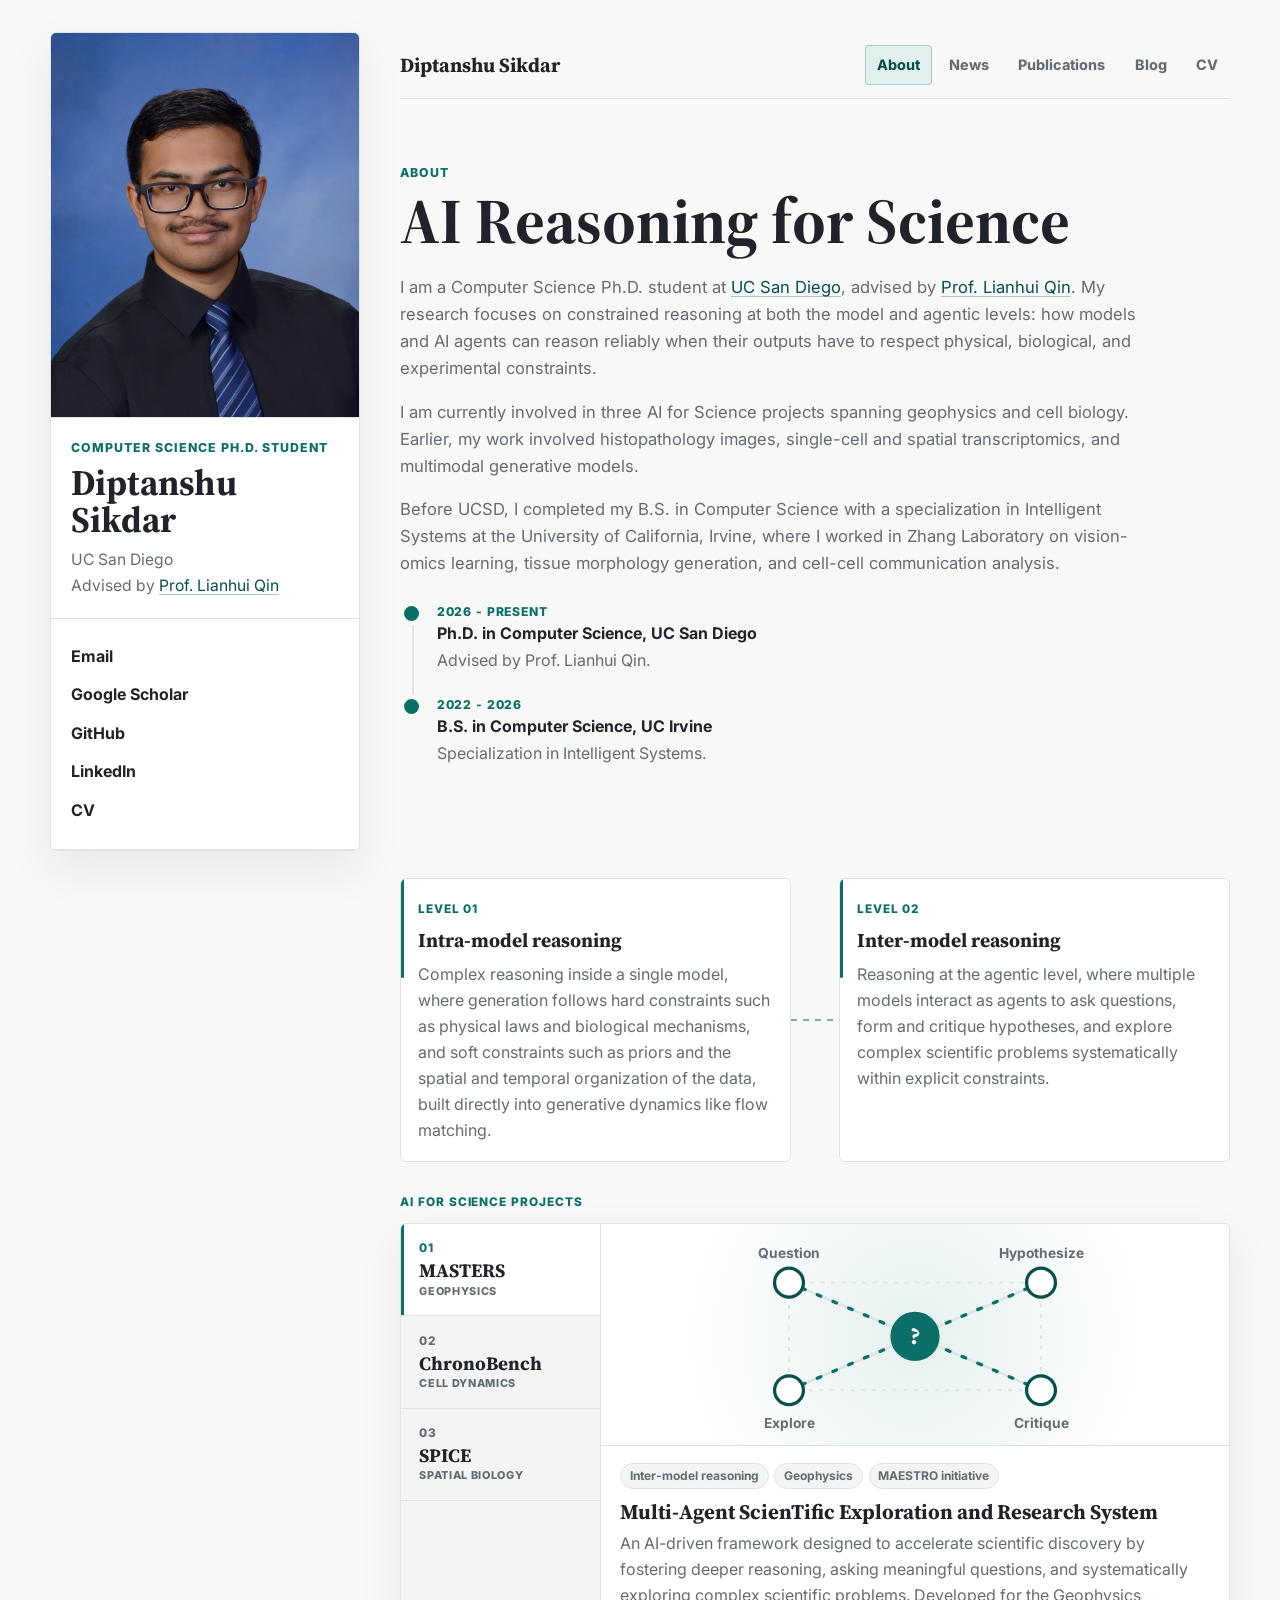
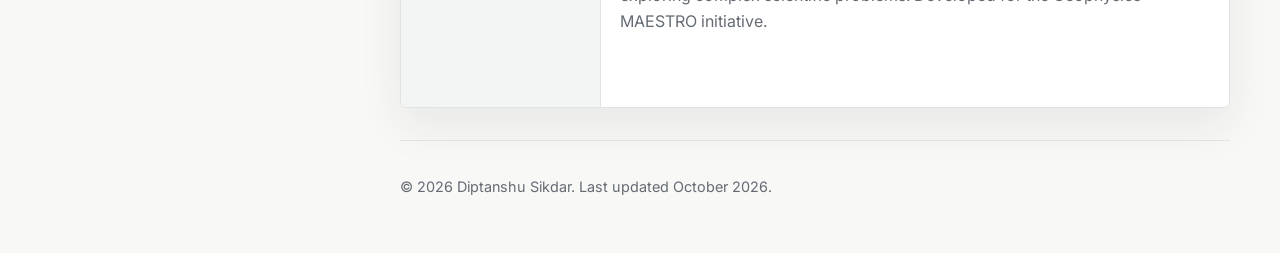
<file: index.html>
<!DOCTYPE html>
<html lang="en">
  <head>
    <meta charset="utf-8" />
    <meta name="viewport" content="width=device-width, initial-scale=1" />
    <meta
      name="description"
      content="Diptanshu Sikdar is a Computer Science Ph.D. student at UC San Diego advised by Prof. Lianhui Qin, working on constrained reasoning for AI for Science."
    />
    <title>Diptanshu Sikdar | Academic Profile</title>
    <script>
      document.documentElement.classList.add("js");
    </script>
    <link rel="preconnect" href="https://fonts.googleapis.com" />
    <link rel="preconnect" href="https://fonts.gstatic.com" crossorigin />
    <link
      href="https://fonts.googleapis.com/css2?family=Inter:wght@400;500;600;700;800&family=Source+Serif+4:ital,wght@0,500;0,600;0,700;1,500&display=swap"
      rel="stylesheet"
    />
    <link rel="stylesheet" href="professional.css" />
  </head>
  <body>
    <a class="skip-link" href="#main">Skip to content</a>

    <div class="site-shell">
      <aside class="profile-panel" aria-label="Profile summary">
        <img
          class="headshot"
          src="assets/diptanshu-sikdar.jpg"
          alt="Portrait of Diptanshu Sikdar"
        />

        <div class="profile-copy">
          <p class="role">Computer Science Ph.D. Student</p>
          <h1>Diptanshu Sikdar</h1>
          <p class="institution">
            UC San Diego<br />
            Advised by <a href="https://lianhui.ucsd.edu/">Prof. Lianhui Qin</a>
          </p>
        </div>

        <div class="profile-links" aria-label="Academic links">
          <a href="mailto:dsikdar@uci.edu">Email</a>
          <a href="https://scholar.google.com/citations?user=H-8I8vkAAAAJ&hl=en">Google Scholar</a>
          <a href="https://github.com/dssikdar">GitHub</a>
          <a href="https://www.linkedin.com/in/diptanshu-sikdar/">LinkedIn</a>
          <a href="files/CV_DSIKDAR_July_2026.pdf">CV</a>
        </div>

      </aside>

      <main id="main" class="main-panel">
        <header class="top-bar">
          <a class="brand" href="#about" data-tab-link="about">Diptanshu Sikdar</a>
          <nav class="tab-nav" aria-label="Profile sections">
            <button type="button" class="tab-button is-active" data-tab="about">About</button>
            <button type="button" class="tab-button" data-tab="news">News</button>
            <button type="button" class="tab-button" data-tab="publications">Publications</button>
            <button type="button" class="tab-button" data-tab="blog">Blog</button>
            <button type="button" class="tab-button" data-tab="cv">CV</button>
          </nav>
        </header>

        <section id="about" class="tab-panel is-active" data-panel="about">
          <p class="kicker">About</p>
          <h2>AI Reasoning for Science</h2>
          <div class="prose">
            <p>
              I am a Computer Science Ph.D. student at
              <a href="https://cse.ucsd.edu/">UC San Diego</a>, advised by
              <a href="https://lianhui.ucsd.edu/">Prof. Lianhui Qin</a>. My research focuses on
              constrained reasoning at both the model and agentic levels: how models and AI agents
              can reason reliably when their outputs have to respect physical, biological, and
              experimental constraints.
            </p>
            <p>
              I am currently involved in three AI for Science projects spanning geophysics and cell
              biology. Earlier, my work involved histopathology images, single-cell and spatial
              transcriptomics, and multimodal generative models.
            </p>
            <p>
              Before UCSD, I completed my B.S. in Computer Science with a specialization in
              Intelligent Systems at the University of California, Irvine, where I worked in Zhang
              Laboratory on vision-omics learning, tissue morphology generation, and cell-cell
              communication analysis.
            </p>
          </div>

          <div class="education-timeline" aria-label="Education timeline">
            <article>
              <span class="timeline-dot" aria-hidden="true"></span>
              <div>
                <span>2026 - present</span>
                <strong>Ph.D. in Computer Science, UC San Diego</strong>
                <p>Advised by Prof. Lianhui Qin.</p>
              </div>
            </article>
            <article>
              <span class="timeline-dot" aria-hidden="true"></span>
              <div>
                <span>2022 - 2026</span>
                <strong>B.S. in Computer Science, UC Irvine</strong>
                <p>Specialization in Intelligent Systems.</p>
              </div>
            </article>
          </div>

          <section class="directions" aria-labelledby="directions-title">
            <div class="section-head reveal">
              <h3 id="directions-title">Research Directions</h3>
              <p>Constrained reasoning within and across models, applied to scientific discovery.</p>
            </div>

            <div class="levels">
              <article class="level reveal">
                <span class="level-index">Level 01</span>
                <h4>Intra-model reasoning</h4>
                <p>
                  Complex reasoning inside a single model, where generation follows hard constraints
                  such as physical laws and biological mechanisms, and soft constraints such as
                  priors and the spatial and temporal organization of the data, built directly into
                  generative dynamics like flow matching.
                </p>
              </article>
              <div class="level-link" aria-hidden="true"><span></span></div>
              <article class="level reveal" style="--i: 1">
                <span class="level-index">Level 02</span>
                <h4>Inter-model reasoning</h4>
                <p>
                  Reasoning at the agentic level, where multiple models interact as agents to ask
                  questions, form and critique hypotheses, and explore complex scientific problems
                  systematically within explicit constraints.
                </p>
              </article>
            </div>

            <p class="explorer-label reveal">AI for Science Projects</p>

            <div class="project-explorer reveal" data-explorer>
              <div class="project-tabs" role="tablist" aria-label="AI for Science projects">
                <button type="button" class="project-tab is-active" role="tab" id="tab-masters" aria-controls="proj-masters" aria-selected="true">
                  <span class="project-num">01</span>
                  <span class="project-acronym">MASTERS</span>
                  <span class="project-domain">Geophysics</span>
                </button>
                <button type="button" class="project-tab" role="tab" id="tab-chronobench" aria-controls="proj-chronobench" aria-selected="false" tabindex="-1">
                  <span class="project-num">02</span>
                  <span class="project-acronym">ChronoBench</span>
                  <span class="project-domain">Cell dynamics</span>
                </button>
                <button type="button" class="project-tab" role="tab" id="tab-spice" aria-controls="proj-spice" aria-selected="false" tabindex="-1">
                  <span class="project-num">03</span>
                  <span class="project-acronym">SPICE</span>
                  <span class="project-domain">Spatial biology</span>
                </button>
              </div>

              <div class="project-stage" data-stage>
                <article class="project-panel is-active" role="tabpanel" id="proj-masters" aria-labelledby="tab-masters">
                  <div class="project-visual">
                    <svg class="viz viz-agents" viewBox="0 0 320 150" role="img" aria-label="Several reasoning agents exchanging messages around a central scientific question">
                      <path class="edge-ring" d="M64 34 H256 V116 H64 Z" />
                      <line class="edge" x1="160" y1="75" x2="64" y2="34" />
                      <line class="edge" x1="160" y1="75" x2="256" y2="34" />
                      <line class="edge" x1="160" y1="75" x2="64" y2="116" />
                      <line class="edge" x1="160" y1="75" x2="256" y2="116" />
                      <line class="flow" x1="160" y1="75" x2="64" y2="34" />
                      <line class="flow is-reverse" x1="160" y1="75" x2="256" y2="34" />
                      <line class="flow is-reverse" x1="160" y1="75" x2="64" y2="116" />
                      <line class="flow" x1="160" y1="75" x2="256" y2="116" />
                      <circle class="hub-pulse" cx="160" cy="75" r="18" />
                      <circle class="hub" cx="160" cy="75" r="18" />
                      <text class="hub-label" x="160" y="81">?</text>
                      <circle class="agent" cx="64" cy="34" r="11" />
                      <circle class="agent" cx="256" cy="34" r="11" style="--d: 0.6s" />
                      <circle class="agent" cx="64" cy="116" r="11" style="--d: 1.2s" />
                      <circle class="agent" cx="256" cy="116" r="11" style="--d: 1.8s" />
                      <text class="viz-label" x="64" y="15">Question</text>
                      <text class="viz-label" x="256" y="15">Hypothesize</text>
                      <text class="viz-label" x="64" y="145">Explore</text>
                      <text class="viz-label" x="256" y="145">Critique</text>
                    </svg>
                  </div>
                  <div class="project-body">
                    <ul class="project-tags" aria-label="Tags">
                      <li class="is-level">Inter-model reasoning</li>
                      <li>Geophysics</li>
                      <li>MAESTRO initiative</li>
                    </ul>
                    <h4>Multi-Agent ScienTific Exploration and Research System</h4>
                    <p>
                      An AI-driven framework designed to accelerate scientific discovery by fostering
                      deeper reasoning, asking meaningful questions, and systematically exploring
                      complex scientific problems. Developed for the Geophysics MAESTRO initiative.
                    </p>
                  </div>
                </article>

                <article class="project-panel" role="tabpanel" id="proj-chronobench" aria-labelledby="tab-chronobench">
                  <div class="project-visual">
                    <svg class="viz viz-time" viewBox="0 0 320 150" role="img" aria-label="Gene expression trajectories measured at minute-scale time points">
                      <line class="axis" x1="24" y1="122" x2="300" y2="122" />
                      <g class="ticks">
                        <line x1="24" y1="122" x2="24" y2="127" />
                        <line x1="79" y1="122" x2="79" y2="127" />
                        <line x1="134" y1="122" x2="134" y2="127" />
                        <line x1="189" y1="122" x2="189" y2="127" />
                        <line x1="244" y1="122" x2="244" y2="127" />
                        <line x1="299" y1="122" x2="299" y2="127" />
                      </g>
                      <text class="viz-label" x="24" y="141">0</text>
                      <text class="viz-label" x="79" y="141">5</text>
                      <text class="viz-label" x="134" y="141">10</text>
                      <text class="viz-label" x="189" y="141">15</text>
                      <text class="viz-label" x="244" y="141">20</text>
                      <text class="viz-label" x="299" y="141">min</text>
                      <path class="trace trace-a" pathLength="1" d="M24 100 C70 98, 90 40, 134 44 S220 70, 300 60" />
                      <path class="trace trace-b" pathLength="1" d="M24 96 C60 96, 100 92, 134 80 S200 30, 300 28" />
                      <path class="trace trace-c" pathLength="1" d="M24 104 C80 104, 120 108, 160 100 S240 84, 300 92" />
                      <g class="scan">
                        <line x1="24" y1="12" x2="24" y2="122" />
                        <circle cx="24" cy="12" r="3" />
                      </g>
                    </svg>
                  </div>
                  <div class="project-body">
                    <ul class="project-tags" aria-label="Tags">
                      <li class="is-level">Benchmark</li>
                      <li>Single-cell dynamics</li>
                      <li>Virtual cells</li>
                    </ul>
                    <h4>ChronoBench</h4>
                    <p>
                      A planned resource and reproducible benchmark built around ChronoSeq
                      perturbation time courses.
                    </p>
                    <blockquote class="project-question">
                      What does minute-scale single-cell data reveal about cellular responses, and how
                      can these measurements support the development and evaluation of dynamic
                      virtual-cell models?
                    </blockquote>
                  </div>
                </article>

                <article class="project-panel" role="tabpanel" id="proj-spice" aria-labelledby="tab-spice">
                  <div class="project-visual">
                    <svg class="viz viz-cells" viewBox="0 0 320 150" role="img" aria-label="A genetic perturbation in one cell propagating to neighboring cells in tissue">
                      <circle class="ripple" cx="163" cy="92" r="10" />
                      <circle class="ripple" cx="163" cy="92" r="10" style="--d: 1.5s" />
                      <circle class="cell" cx="27" cy="24" r="10" style="--d: 1.38s" />
                      <circle class="cell" cx="61" cy="24" r="10" style="--d: 1.11s" />
                      <circle class="cell" cx="95" cy="24" r="10" style="--d: 0.87s" />
                      <circle class="cell" cx="129" cy="24" r="10" style="--d: 0.69s" />
                      <circle class="cell" cx="163" cy="24" r="10" style="--d: 0.62s" />
                      <circle class="cell" cx="197" cy="24" r="10" style="--d: 0.69s" />
                      <circle class="cell" cx="231" cy="24" r="10" style="--d: 0.87s" />
                      <circle class="cell" cx="265" cy="24" r="10" style="--d: 1.11s" />
                      <circle class="cell" cx="299" cy="24" r="10" style="--d: 1.38s" />
                      <circle class="cell" cx="44" cy="58" r="10" style="--d: 1.13s" />
                      <circle class="cell" cx="78" cy="58" r="10" style="--d: 0.83s" />
                      <circle class="cell" cx="112" cy="58" r="10" style="--d: 0.56s" />
                      <circle class="cell" cx="146" cy="58" r="10" style="--d: 0.35s" />
                      <circle class="cell" cx="180" cy="58" r="10" style="--d: 0.35s" />
                      <circle class="cell" cx="214" cy="58" r="10" style="--d: 0.56s" />
                      <circle class="cell" cx="248" cy="58" r="10" style="--d: 0.83s" />
                      <circle class="cell" cx="282" cy="58" r="10" style="--d: 1.13s" />
                      <circle class="cell" cx="27" cy="92" r="10" style="--d: 1.24s" />
                      <circle class="cell" cx="61" cy="92" r="10" style="--d: 0.93s" />
                      <circle class="cell" cx="95" cy="92" r="10" style="--d: 0.62s" />
                      <circle class="cell" cx="129" cy="92" r="10" style="--d: 0.31s" />
                      <circle class="cell" cx="197" cy="92" r="10" style="--d: 0.31s" />
                      <circle class="cell" cx="231" cy="92" r="10" style="--d: 0.62s" />
                      <circle class="cell" cx="265" cy="92" r="10" style="--d: 0.93s" />
                      <circle class="cell" cx="299" cy="92" r="10" style="--d: 1.24s" />
                      <circle class="cell" cx="44" cy="126" r="10" style="--d: 1.13s" />
                      <circle class="cell" cx="78" cy="126" r="10" style="--d: 0.83s" />
                      <circle class="cell" cx="112" cy="126" r="10" style="--d: 0.56s" />
                      <circle class="cell" cx="146" cy="126" r="10" style="--d: 0.35s" />
                      <circle class="cell" cx="180" cy="126" r="10" style="--d: 0.35s" />
                      <circle class="cell" cx="214" cy="126" r="10" style="--d: 0.56s" />
                      <circle class="cell" cx="248" cy="126" r="10" style="--d: 0.83s" />
                      <circle class="cell" cx="282" cy="126" r="10" style="--d: 1.13s" />
                      <circle class="cell is-perturbed" cx="163" cy="92" r="11" />
                    </svg>
                  </div>
                  <div class="project-body">
                    <ul class="project-tags" aria-label="Tags">
                      <li class="is-level">Intra-model reasoning</li>
                      <li>Spatial transcriptomics</li>
                      <li>Cell-cell communication</li>
                    </ul>
                    <h4>Spatial Perturbation-Induced Communication Evolution</h4>
                    <p>
                      A world model of tissue: given a genetic perturbation, SPICE simulates how
                      cells and their communication evolve in space and time by bridging spatial
                      transcriptomics (ST) and cell-cell communication (CCC) data. Its novelty lies 
                      in jointly learning the highly dynamic nature of cells alongside genetic 
                      perturbations, and in modeling how their effects propagate across neighboring cells.
                    </p>
                  </div>
                </article>
              </div>

              <div class="project-pager" aria-hidden="true">
                <button type="button" class="pager-button" data-step="-1" tabindex="-1" aria-label="Previous project">&#8592;</button>
                <span class="pager-dots"><i class="is-active"></i><i></i><i></i></span>
                <button type="button" class="pager-button" data-step="1" tabindex="-1" aria-label="Next project">&#8594;</button>
              </div>
            </div>
          </section>
        </section>

        <section id="news" class="tab-panel" data-panel="news" hidden>
          <p class="kicker">News</p>
          <h2>Recent Updates</h2>
          <div class="news-list">
            <article>
              <time>Oct 2026</time>
              <p>
                New blog post:
                <a href="#blog/ai-for-spatial-biology" data-post-link>From Pixels to Perturbations: A Short Tour of AI for Spatial Biology</a>.
              </p>
            </article>
            <article>
              <time>Sep 2026</time>
              <p>sMMC-22M was accepted to NeurIPS 2026 as a poster, to be presented in Atlanta.</p>
            </article>
            <article>
              <time>Sep 2026</time>
              <p>Started as a Computer Science Ph.D. student at UC San Diego, advised by Prof. Lianhui Qin.</p>
            </article>
            <article>
              <time>Jun 2026</time>
              <p>Graduated from UCI with a B.S. in Computer Science.</p>
            </article>
            <article>
              <time>Jun 2026</time>
              <p>Received 2nd place 🥈 in the ICS Honors Category at the 2026 ICS Project Expo.</p>
            </article>
            <article>
              <time>May 2026</time>
              <p>Started Machine Learning Engineer Summer Internship at the MITRE Corporation.</p>
            </article>
            <article>
              <time>Apr 2026</time>
              <p>Received the NSF Graduate Research Fellowship.</p>
            </article>
            <article>
              <time>Dec 2025</time>
              <p>Received a UROP Fellowship with funding (2025-26).</p>
            </article>
            <article>
              <time>Sep 2025</time>
              <p>Continued in a part-time role at MITRE.</p>
            </article>
            <article>
              <time>Jun 2025</time>
              <p>Started Network Engineering Internship at the MITRE Corporation.</p>
            </article>
            <article>
              <time>Dec 2024</time>
              <p>Received a UROP Fellowship (2024-25).</p>
            </article>
            <article>
              <time>Jun 2024</time>
              <p>Started Artificial Intelligence Internship at Bluebeam R&D.</p>
            </article>
          </div>
        </section>

        <section id="publications" class="tab-panel" data-panel="publications" hidden>
          <p class="kicker">Selected Work</p>
          <h2>Publications & Presentations</h2>
          <p class="pub-note">
            Ongoing work on
            <a href="https://chronocell-wm.github.io">Generative World Models to Simulate Cell Dynamics</a>
            with Prof. Lianhui Qin.
          </p>
          <div class="publication-list">
            <article class="publication">
              <h3>
                <a href="https://neurips.cc/virtual/2026/loc/atlanta/poster/153914">
                  sMMC-22M: A Context-Aware Dataset and Benchmark for Single-Cell Spatial Transcriptomics
                </a>
              </h3>
              <p class="authors">X. Li, Y. Hu, Z. Duan, X. Wang, S. D. Sun, <strong>D. Sikdar</strong>, Y. Liu, J. Zhang</p>
              <p class="venue">NeurIPS 2026, Poster (Atlanta)</p>
            </article>
            <article class="publication">
              <h3>
                CellFix: Genetic Perturbation Optimization for Therapeutic Target Discovery for Crohn's disease
              </h3>
              <p class="authors"><strong>D. Sikdar</strong>, J. Liu, J. Zhang</p>
              <p class="venue">Poster, UCI UROP Symposium and UCI Project ICS Expo, 2026.</p>
            </article>
            <article class="publication">
              <h3>BRIDGE: Spatially Aware Bimodal Representation Integration with Hierarchical Graphs for Spatial Transcriptomics Resolution Enhancement</h3>
              <p class="authors">X. Li, Z. Duan, <strong>D. Sikdar</strong>, D. Wang, X. Di, Y. Liu, J. Zhang</p>
              <p class="venue">Bioinformatics, submitted, 2026</p>
            </article>
            <article class="publication">
              <h3>CellVision: Generative Modeling of Tissue Morphology Based on Disentangled Biological Latent Spaces</h3>
              <p class="authors"><strong>D. Sikdar</strong>, X. Li, J. Zhang</p>
              <p class="venue">Poster, UCI Undergraduate Research Opportunities Program Symposium, 2025</p>
            </article>
            <article class="publication">
              <h3>
                <a href="https://bmcneurosci.biomedcentral.com/articles/10.1186/s12868-024-00867-y">
                  Characterizing Dysregulations via Cell-Cell Communications in Alzheimer's Brains Using Single-Cell Transcriptomes
                </a>
              </h3>
              <p class="authors">
                C. Y. Lee, D. Riffle, Y. Xiong, N. Momtaz, Y. Lei, J. M. Pariser,
                <strong>D. Sikdar</strong>, A. Hwang, Z. Duan, J. Zhang
              </p>
              <p class="venue">BMC Neuroscience, 25(24), 2024</p>
            </article>
            <article class="publication">
              <h3>
                <a href="https://emerginginvestigators.org/articles/22-143/pdf">
                  Hybrid Quantum-Classical Generative Adversarial Network for Synthesizing Chemically Feasible Molecules
                </a>
              </h3>
              <p class="authors"><strong>D. Sikdar</strong>, M. Cui, A. Chau, A. Bhamra, S. Prasanna, L. McMahan</p>
              <p class="venue">Journal of Emerging Investigators, 2023</p>
            </article>
            <article class="publication">
              <h3>
                <a href="https://www.researchgate.net/publication/369222943_Novel_Enhanced_Unsupervised_Quantum_Clustering_Algorithm">
                  Novel Enhanced Unsupervised Quantum Clustering Algorithm
                </a>
              </h3>
              <p class="authors"><strong>D. Sikdar</strong>, J. Clapis, S. Bhattacharya</p>
              <p class="venue">Journal of Student Research, 11(2), 2022</p>
            </article>
          </div>
        </section>

        <section id="blog" class="tab-panel" data-panel="blog" hidden>
          <div class="post-index" data-post-list>
            <p class="kicker">Blog</p>
            <h2>Notes & Essays</h2>
            <p class="blog-lede">Occasional writing on AI reasoning, AI for Science, and computational biology.</p>
            <div class="post-list">
              <a class="post-card" href="#blog/ai-for-spatial-biology" data-post-link>
                <span class="post-meta"><time datetime="2026-10-29">Oct 29, 2026</time> · 8 min read</span>
                <strong>From Pixels to Perturbations: A Short Tour of AI for Spatial Biology</strong>
                <span class="post-excerpt">
                  Pathology foundation models, spatial transcriptomics, and the first wave of biological
                  world models: what each one learns, and what is still missing.
                </span>
                <span class="post-cta">Read post <span aria-hidden="true">&#8594;</span></span>
              </a>
            </div>
          </div>

          <article class="post" data-post="ai-for-spatial-biology" hidden>
            <a class="post-back" href="#blog" data-post-link>&#8592; All posts</a>
            <header class="post-header">
              <p class="kicker">Survey Notes · AI for Science</p>
              <h2>From Pixels to Perturbations: A Short Tour of AI for Spatial Biology</h2>
              <p class="post-dek">
                Notes from a survey of pathology foundation models, spatial transcriptomics, and the
                first wave of biological world models.
              </p>
              <p class="post-meta"><time datetime="2026-10-29">October 29, 2026</time> · Diptanshu Sikdar · 8 min read</p>
            </header>

            <div class="post-body">
              <p>
                Biology is organized across scales. Molecules interact, cells settle into states, cells
                arrange themselves into tissues, and tissues determine patient outcomes. If we want AI
                to be useful here, it has to do three things: <em>understand</em> the principles and
                constraints that link those scales, <em>model</em> the multiscale, multimodal, and
                hierarchical structure of biology, and <em>infer</em> what we cannot measure directly,
                such as gene expression from morphology, cell-cell communication (CCC) from spatial
                omics, or the mechanisms behind a disease.
              </p>
              <p>
                This post condenses a survey I put together this month on where AI for spatial biology
                stands. It moves from tissue images, to spatially resolved molecular data, to models
                that try to simulate how cells respond when we perturb them.
              </p>

              <h3>Structure is not the whole story</h3>
              <p>
                Large models for protein structure and sequence, such as AlphaFold, Evo, and ESM3, are
                already remarkably capable. But a correct structure does not tell you which target to
                drug or in which patients to drug it, and therapies still fail because they hit the
                wrong protein or are tested in the wrong population. Complex diseases rarely reduce to
                a single gene or protein. They emerge from genetic, cellular, and tissue-level
                processes that differ across patients. For drug discovery, we need models that
                understand disease biology at the level of the patient, and that means learning from
                tissue. Early world models such as OCTO, a multimodal transformer trained on a broad
                and diverse oncology dataset, point in this direction.
              </p>

              <h3>Four windows into tissue</h3>
              <p>
                Spatial biology offers several complementary measurements, and each makes a different
                trade-off between scale and molecular detail.
              </p>
              <div class="modality-grid">
                <div class="modality">
                  <span class="modality-scale">Scale: very high</span>
                  <strong>H&amp;E staining</strong>
                  <p>Cell and tissue morphology. Millions of routine clinical slides with strong hierarchical structure, but weak molecular supervision.</p>
                </div>
                <div class="modality">
                  <span class="modality-scale">Scale: high, fragmented</span>
                  <strong>IHC staining</strong>
                  <p>Spatially localized protein signal with explicit marker identity. Usually low- or medium-plex, with differing protocols and antibodies.</p>
                </div>
                <div class="modality">
                  <span class="modality-scale">Scale: moderate</span>
                  <strong>Spatial transcriptomics</strong>
                  <p>Spatially resolved RNA expression that gives dense molecular supervision. Coverage, resolution, and batch effects vary strongly by platform.</p>
                </div>
                <div class="modality">
                  <span class="modality-scale">Scale: moderate</span>
                  <strong>Mass spectrometry imaging</strong>
                  <p>Spatial maps of metabolites, lipids, peptides, and drugs, useful for metabolism and drug response. Small datasets, and molecule identity is not always certain.</p>
                </div>
              </div>
              <p>
                The pattern is clear: the most abundant data carries the least molecular information,
                and the most informative data is the smallest and noisiest. Much of the field is about
                borrowing strength from one modality to compensate for another.
              </p>

              <h3>Pathology foundation models: from patches to slides</h3>
              <p>
                The goal of pathology foundation models is to learn general-purpose representations
                from large-scale histology. They vary along two axes: whether they learn from images
                alone or from images paired with text, and whether they operate on patches and regions
                of interest or on whole-slide images (WSIs).
              </p>
              <p>
                PLIP <a class="cite" href="#ref-1">[1]</a> asked whether pathology discussions shared
                on the internet could supervise a useful vision-language model. They could, but the
                text is noisy and the model never sees whole-slide context. CONCH
                <a class="cite" href="#ref-2">[2]</a> showed that stronger language supervision yields
                a general model for zero-shot classification, retrieval, segmentation, and captioning,
                though it still works at the patch level.
              </p>
              <p>
                UNI <a class="cite" href="#ref-3">[3]</a> and Virchow
                <a class="cite" href="#ref-5">[5]</a> took the image-only route, testing whether
                scale alone produces a universal morphology encoder. The resulting embeddings are
                strong and clinically robust, but there is no language and no native slide-level
                representation. Prov-GigaPath <a class="cite" href="#ref-4">[4]</a> tackled
                whole-slide context directly, producing contextualized tile and slide embeddings
                efficiently, with multimodality as a secondary concern. TITAN
                <a class="cite" href="#ref-6">[6]</a> brings the threads together: a morphology-language
                model with transferable, zero-shot WSI representations. Its bottlenecks are reliance on
                synthetic captions and the compute cost of full slides.
              </p>
              <p class="post-callout">
                The arc runs from patches to slides and from pixels to language, but every one of these
                models stays within histology. None of them sees the molecules.
              </p>

              <h3>Spatial transcriptomics: from spots to neighborhoods</h3>
              <p>
                Spatial transcriptomics (ST) fills that gap by measuring gene expression in place. The
                relevant foundation models fall into roughly three groups.
              </p>
              <p>
                <strong>Cell and gene language models.</strong> Geneformer
                <a class="cite" href="#ref-7">[7]</a> is a rank-based transformer that learns gene
                network topology and regulatory hierarchy without overfitting to absolute expression
                values. scGPT <a class="cite" href="#ref-10">[10]</a> learns gene-gene interactions
                and regulatory syntax, with strong results on cell type annotation and integration.
                CellPLM <a class="cite" href="#ref-9">[9]</a> moves from gene-level to cell-level
                tokens, which helps with spatial imputation and modeling communication between cells.
                Nicheformer <a class="cite" href="#ref-15">[15]</a> learns enough about spatial
                context to predict, zero-shot, where dissociated cells came from.
              </p>
              <p>
                <strong>Paired datasets.</strong> HEST-1k <a class="cite" href="#ref-11">[11]</a> and
                STimage-1K4M <a class="cite" href="#ref-12">[12]</a> each provide more than a thousand
                samples pairing histology images with ST profiles. They made the next group possible.
              </p>
              <p>
                <strong>Histology to expression.</strong> BLEEP <a class="cite" href="#ref-8">[8]</a>
                uses bimodal contrastive learning to generate expression profiles directly from H&amp;E
                images. STEM <a class="cite" href="#ref-14">[14]</a> treats the task as conditional
                diffusion, and STFlow <a class="cite" href="#ref-13">[13]</a> uses flow matching over
                the whole slide to model the joint distribution of gene expression, which captures
                interactions between cells. MCToGene <a class="cite" href="#ref-16">[16]</a> adds
                many-body attention with hierarchical coupling to model higher-order multi-cell
                interactions.
              </p>
              <p class="post-callout">
                Two trends stand out: prediction is becoming generative rather than regressive, and the
                unit of modeling is moving from independent spots to interacting neighborhoods.
              </p>

              <h3>Biological world models: from snapshots to dynamics</h3>
              <p>
                Most of the models above describe a tissue as it is. World models aim to predict how a
                biological system evolves, especially under genetic or chemical perturbation. The
                current examples span a wide range of designs.
              </p>
              <ul>
                <li>
                  <strong>GeneJEPA</strong> <a class="cite" href="#ref-17">[17]</a> applies the
                  Joint-Embedding Predictive Architecture to ST, yielding highly transferable cell
                  embeddings for downstream annotation.
                </li>
                <li>
                  <strong>VCWorld</strong> <a class="cite" href="#ref-18">[18]</a> combines knowledge
                  graphs, retrieval-augmented generation, and LLM-based causal reasoning to predict
                  drug-induced expression changes and explain the mechanisms behind them.
                </li>
                <li>
                  <strong>Lingshu-Cell</strong> <a class="cite" href="#ref-19">[19]</a> uses masked
                  discrete diffusion, classifier-free guidance, and biological priors to generate
                  transcriptome-wide cell states and simulate responses to genetic and drug
                  perturbations.
                </li>
                <li>
                  <strong>Quine</strong> <a class="cite" href="#ref-20">[20]</a>, an ongoing effort
                  from Microsoft, learns jointly across genomic, proteomic, chemical, transcriptomic,
                  and imaging data, and pairs that model with reasoning agents and automated wet-lab
                  feedback to predict cell state transitions.
                </li>
              </ul>
              <p>
                Taken together, these models trace a path from representation, to reasoning, to
                generation, to closed-loop experimentation.
              </p>
            </div>

            <footer class="post-references" aria-labelledby="references-title">
              <h3 id="references-title">References</h3>
              <ol>
                <li id="ref-1">PLIP. <em>Nature Medicine</em>, 2023. <a href="https://www.nature.com/articles/s41591-023-02504-3">nature.com/articles/s41591-023-02504-3</a></li>
                <li id="ref-2">CONCH. <em>Nature Medicine</em>, 2024. <a href="https://www.nature.com/articles/s41591-024-02856-4">nature.com/articles/s41591-024-02856-4</a></li>
                <li id="ref-3">UNI / UNI2. <em>Nature Medicine</em>, 2024. <a href="https://www.nature.com/articles/s41591-024-02857-3">nature.com/articles/s41591-024-02857-3</a></li>
                <li id="ref-4">Prov-GigaPath. <em>Nature</em>, 2024. <a href="https://www.nature.com/articles/s41586-024-07441-w">nature.com/articles/s41586-024-07441-w</a></li>
                <li id="ref-5">Virchow. <em>Nature Medicine</em>, 2024. <a href="https://www.nature.com/articles/s41591-024-03141-0">nature.com/articles/s41591-024-03141-0</a></li>
                <li id="ref-6">TITAN. <em>Nature Medicine</em>, 2025. <a href="https://www.nature.com/articles/s41591-025-03982-3">nature.com/articles/s41591-025-03982-3</a></li>
                <li id="ref-7">Geneformer. <em>Nature</em>, 2023. <a href="https://www.nature.com/articles/s41586-023-06139-9">nature.com/articles/s41586-023-06139-9</a></li>
                <li id="ref-8">BLEEP. <em>NeurIPS</em>, 2023. <a href="https://arxiv.org/abs/2306.01859">arxiv.org/abs/2306.01859</a></li>
                <li id="ref-9">CellPLM. <em>ICLR</em>, 2024. <a href="https://proceedings.iclr.cc/paper_files/paper/2024/file/173bcdbd820edbe43284e0941109ada9-Paper-Conference.pdf">proceedings.iclr.cc/paper_files/paper/2024/file/173bcdbd820edbe43284e0941109ada9-Paper-Conference.pdf</a></li>
                <li id="ref-10">scGPT. <em>Nature Methods</em>, 2024. <a href="https://www.nature.com/articles/s41592-024-02201-0">nature.com/articles/s41592-024-02201-0</a></li>
                <li id="ref-11">HEST-1k. <em>NeurIPS Datasets and Benchmarks</em>, 2024. <a href="https://proceedings.neurips.cc/paper_files/paper/2024/file/60a899cc31f763be0bde781a75e04458-Paper-Datasets_and_Benchmarks_Track.pdf">proceedings.neurips.cc/paper_files/paper/2024/file/60a899cc31f763be0bde781a75e04458-Paper-Datasets_and_Benchmarks_Track.pdf</a></li>
                <li id="ref-12">STimage-1K4M. arXiv, 2024. <a href="https://arxiv.org/abs/2406.06393">arxiv.org/abs/2406.06393</a></li>
                <li id="ref-13">STFlow. arXiv, 2025. <a href="https://arxiv.org/abs/2506.05361">arxiv.org/abs/2506.05361</a></li>
                <li id="ref-14">STEM. OpenReview, 2025. <a href="https://openreview.net/forum?id=FtjLUHyZAO">openreview.net/forum?id=FtjLUHyZAO</a></li>
                <li id="ref-15">Nicheformer. <em>Nature Methods</em>, 2025. <a href="https://www.nature.com/articles/s41592-025-02814-z">nature.com/articles/s41592-025-02814-z</a></li>
                <li id="ref-16">MCToGene: Predicting Spatial Transcriptomics from Histology Images via High-Order Multi-Cell Interaction. <em>CVPR</em>, 2026. <a href="https://openaccess.thecvf.com/content/CVPR2026/papers/Sun_Predicting_Spatial_Transcriptomics_from_Histology_Images_via_High-Order_Multi-Cell_Interaction_CVPR_2026_paper.pdf">openaccess.thecvf.com/content/CVPR2026/papers/Sun_Predicting_Spatial_Transcriptomics_from_Histology_Images_via_High-Order_Multi-Cell_Interaction_CVPR_2026_paper.pdf</a></li>
                <li id="ref-17">GeneJEPA. bioRxiv, 2025. <a href="https://www.biorxiv.org/content/10.1101/2025.10.14.682378v1">biorxiv.org/content/10.1101/2025.10.14.682378v1</a></li>
                <li id="ref-18">VCWorld. OpenReview, 2026. <a href="https://openreview.net/pdf?id=hhq89Hs7T3">openreview.net/pdf?id=hhq89Hs7T3</a></li>
                <li id="ref-19">Lingshu-Cell. arXiv, 2026. <a href="https://arxiv.org/abs/2603.25240">arxiv.org/abs/2603.25240</a></li>
                <li id="ref-20">Introducing Quine: an AI research system designed for the complexity of biology. Microsoft Research Blog, 2026. <a href="https://www.microsoft.com/en-us/research/blog/introducing-quine-an-ai-research-system-designed-for-the-complexity-of-biology/">microsoft.com/en-us/research/blog/introducing-quine-an-ai-research-system-designed-for-the-complexity-of-biology</a></li>
              </ol>
            </footer>
          </article>
        </section>

        <section id="cv" class="tab-panel" data-panel="cv" hidden>
          <p class="kicker">CV</p>
          <h2>Curriculum Vitae</h2>
          <div class="cv-panel">
            <p>
              The current CV, up to date July 2026, is available below as a PDF.
            </p>
            <a class="primary-link" href="files/CV_DSIKDAR_July_2026.pdf">Download CV</a>
          </div>
        </section>

        <footer class="footer">
          <p>&copy; 2026 Diptanshu Sikdar. Last updated October 2026.</p>
        </footer>
      </main>
    </div>

    <script>
      const tabButtons = Array.from(document.querySelectorAll("[data-tab]"));
      const panels = Array.from(document.querySelectorAll("[data-panel]"));
      const posts = Array.from(document.querySelectorAll("[data-post]"));
      const postList = document.querySelector("[data-post-list]");

      function showPost(slug) {
        let found = false;
        posts.forEach((post) => {
          const isActive = post.dataset.post === slug;
          post.hidden = !isActive;
          found = found || isActive;
        });
        postList.hidden = found;
        return found;
      }

      function activateTab(tabName, postSlug = null) {
        tabButtons.forEach((button) => {
          button.classList.toggle("is-active", button.dataset.tab === tabName);
        });

        panels.forEach((panel) => {
          const isActive = panel.dataset.panel === tabName;
          panel.classList.toggle("is-active", isActive);
          panel.hidden = !isActive;
        });

        const hasPost = tabName === "blog" && showPost(postSlug);
        const hash = hasPost ? `#blog/${postSlug}` : `#${tabName}`;
        if (window.location.hash !== hash) {
          history.replaceState(null, "", hash);
        }
      }

      function route() {
        const [tabName, postSlug] = window.location.hash.replace("#", "").split("/");
        if (panels.some((panel) => panel.dataset.panel === tabName)) {
          activateTab(tabName, postSlug);
          return true;
        }
        return false;
      }

      function scrollToTop() {
        const reduceMotion = window.matchMedia("(prefers-reduced-motion: reduce)").matches;
        window.scrollTo({ top: 0, behavior: reduceMotion ? "auto" : "smooth" });
      }

      tabButtons.forEach((button) => {
        button.addEventListener("click", () => activateTab(button.dataset.tab));
      });

      document.querySelectorAll("[data-tab-link]").forEach((link) => {
        link.addEventListener("click", (event) => {
          event.preventDefault();
          activateTab(link.dataset.tabLink);
          scrollToTop();
        });
      });

      // Post links push history entries so the browser back button returns to the post list.
      document.querySelectorAll("[data-post-link]").forEach((link) => {
        link.addEventListener("click", (event) => {
          event.preventDefault();
          history.pushState(null, "", link.getAttribute("href"));
          route();
          scrollToTop();
        });
      });

      window.addEventListener("popstate", route);

      // Citations scroll to their reference without changing the tab hash.
      document.querySelectorAll(".cite").forEach((link) => {
        link.addEventListener("click", (event) => {
          event.preventDefault();
          const target = document.querySelector(link.getAttribute("href"));
          target.scrollIntoView({ behavior: "smooth", block: "center" });
          target.classList.remove("is-flashed");
          void target.offsetWidth;
          target.classList.add("is-flashed");
        });
      });

      document.querySelectorAll(".group-list").forEach((groupList) => {
        groupList.addEventListener("toggle", (event) => {
          const openedGroup = event.target;
          if (openedGroup.tagName !== "DETAILS" || !openedGroup.open) {
            return;
          }

          groupList.querySelectorAll("details").forEach((group) => {
            if (group !== openedGroup) {
              group.open = false;
            }
          });
        }, true);
      });

      document.querySelectorAll("[data-explorer]").forEach((explorer) => {
        const tabs = Array.from(explorer.querySelectorAll('[role="tab"]'));
        const projectPanels = Array.from(explorer.querySelectorAll('[role="tabpanel"]'));
        const dots = Array.from(explorer.querySelectorAll(".pager-dots i"));
        const stage = explorer.querySelector("[data-stage]");
        let current = 0;

        function select(index, focusTab = false) {
          current = (index + tabs.length) % tabs.length;

          tabs.forEach((tab, i) => {
            const isActive = i === current;
            tab.classList.toggle("is-active", isActive);
            tab.setAttribute("aria-selected", String(isActive));
            tab.tabIndex = isActive ? 0 : -1;
            if (isActive && focusTab) {
              tab.focus();
            }
          });

          // Panels before the active one rest to the left and panels after rest to the right,
          // so switching slides in from the direction of travel.
          projectPanels.forEach((panel, i) => {
            const isActive = i === current;
            panel.classList.toggle("is-active", isActive);
            panel.classList.toggle("is-before", i < current);
            panel.inert = !isActive;
          });

          dots.forEach((dot, i) => dot.classList.toggle("is-active", i === current));
        }

        tabs.forEach((tab, i) => tab.addEventListener("click", () => select(i)));

        explorer.querySelector('[role="tablist"]').addEventListener("keydown", (event) => {
          const steps = { ArrowRight: 1, ArrowDown: 1, ArrowLeft: -1, ArrowUp: -1 };
          if (event.key in steps) {
            select(current + steps[event.key], true);
          } else if (event.key === "Home") {
            select(0, true);
          } else if (event.key === "End") {
            select(tabs.length - 1, true);
          } else {
            return;
          }
          event.preventDefault();
        });

        explorer.querySelectorAll("[data-step]").forEach((button) => {
          button.addEventListener("click", () => select(current + Number(button.dataset.step)));
        });

        let touchStart = null;
        stage.addEventListener("touchstart", (event) => {
          const touch = event.changedTouches[0];
          touchStart = { x: touch.clientX, y: touch.clientY };
        }, { passive: true });

        stage.addEventListener("touchend", (event) => {
          if (!touchStart) {
            return;
          }
          const touch = event.changedTouches[0];
          const dx = touch.clientX - touchStart.x;
          const dy = touch.clientY - touchStart.y;
          touchStart = null;
          if (Math.abs(dx) > 48 && Math.abs(dx) > Math.abs(dy) * 1.4) {
            select(current + (dx < 0 ? 1 : -1));
          }
        }, { passive: true });

        select(0);
      });

      const revealItems = document.querySelectorAll(".reveal");
      if ("IntersectionObserver" in window) {
        const observer = new IntersectionObserver((entries) => {
          entries.forEach((entry) => {
            if (entry.isIntersecting) {
              entry.target.classList.add("is-visible");
              observer.unobserve(entry.target);
            }
          });
        }, { rootMargin: "0px 0px -8% 0px", threshold: 0.12 });
        revealItems.forEach((item) => observer.observe(item));
      } else {
        revealItems.forEach((item) => item.classList.add("is-visible"));
      }

      route();
    </script>
  </body>
</html>
</file>
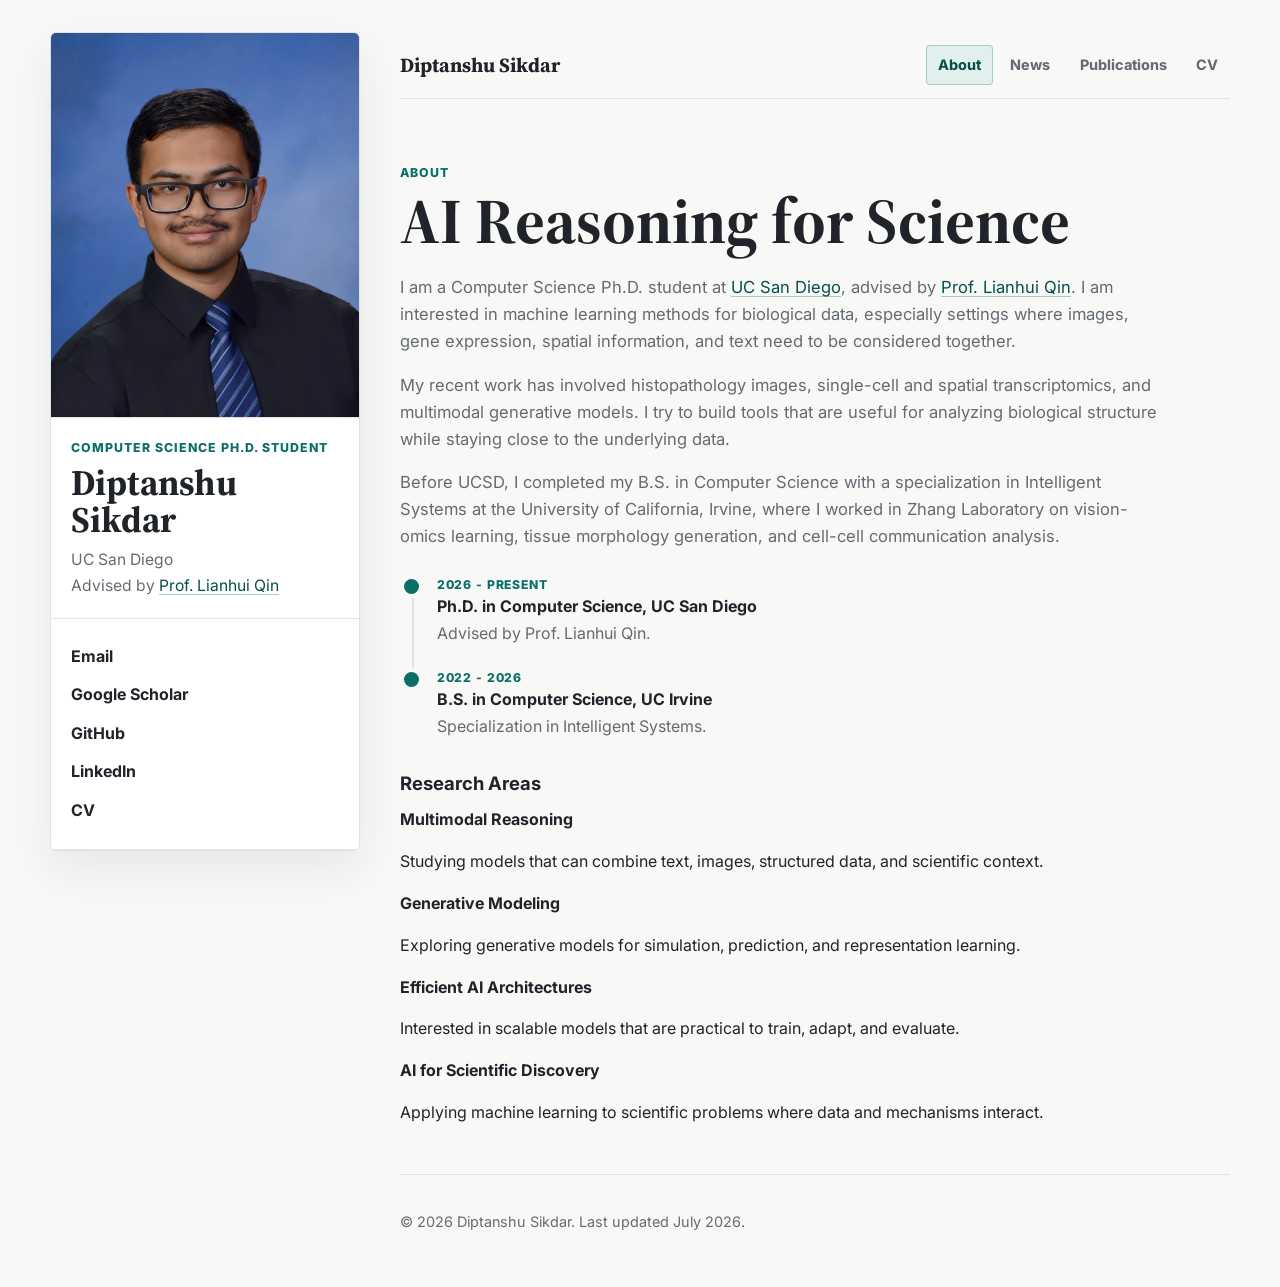
<file: index_professional.html>
<!DOCTYPE html>
<html lang="en">
  <head>
    <meta charset="utf-8" />
    <meta name="viewport" content="width=device-width, initial-scale=1" />
    <meta
      name="description"
      content="Diptanshu Sikdar is a Computer Science Ph.D. student at UC San Diego advised by Prof. Lianhui Qin."
    />
    <title>Diptanshu Sikdar | Academic Profile</title>
    <link rel="preconnect" href="https://fonts.googleapis.com" />
    <link rel="preconnect" href="https://fonts.gstatic.com" crossorigin />
    <link
      href="https://fonts.googleapis.com/css2?family=Inter:wght@400;500;600;700;800&family=Source+Serif+4:wght@500;600;700&display=swap"
      rel="stylesheet"
    />
    <link rel="stylesheet" href="professional.css" />
  </head>
  <body>
    <a class="skip-link" href="#main">Skip to content</a>

    <div class="site-shell">
      <aside class="profile-panel" aria-label="Profile summary">
        <img
          class="headshot"
          src="assets/diptanshu-sikdar.jpg"
          alt="Portrait of Diptanshu Sikdar"
        />

        <div class="profile-copy">
          <p class="role">Computer Science Ph.D. Student</p>
          <h1>Diptanshu Sikdar</h1>
          <p class="institution">
            UC San Diego<br />
            Advised by <a href="https://lianhui.ucsd.edu/">Prof. Lianhui Qin</a>
          </p>
        </div>

        <div class="profile-links" aria-label="Academic links">
          <a href="mailto:dsikdar@uci.edu">Email</a>
          <a href="https://scholar.google.com/citations?user=H-8I8vkAAAAJ&hl=en">Google Scholar</a>
          <a href="https://github.com/dssikdar">GitHub</a>
          <a href="https://www.linkedin.com/in/diptanshu-sikdar/">LinkedIn</a>
          <a href="files/CV_DSIKDAR_July_2026.pdf">CV</a>
        </div>

      </aside>

      <main id="main" class="main-panel">
        <header class="top-bar">
          <a class="brand" href="#about" data-tab-link="about">Diptanshu Sikdar</a>
          <nav class="tab-nav" aria-label="Profile sections">
            <button type="button" class="tab-button is-active" data-tab="about">About</button>
            <button type="button" class="tab-button" data-tab="news">News</button>
            <button type="button" class="tab-button" data-tab="publications">Publications</button>
            <button type="button" class="tab-button" data-tab="cv">CV</button>
          </nav>
        </header>

        <section id="about" class="tab-panel is-active" data-panel="about">
          <p class="kicker">About</p>
          <h2>AI Reasoning for Science</h2>
          <div class="prose">
            <p>
              I am a Computer Science Ph.D. student at
              <a href="https://cse.ucsd.edu/">UC San Diego</a>, advised by
              <a href="https://lianhui.ucsd.edu/">Prof. Lianhui Qin</a>. I am interested in machine
              learning methods for biological data, especially settings where images, gene expression,
              spatial information, and text need to be considered together.
            </p>
            <p>
              My recent work has involved histopathology images, single-cell and spatial
              transcriptomics, and multimodal generative models. I try to build tools that are useful
              for analyzing biological structure while staying close to the underlying data.
            </p>
            <p>
              Before UCSD, I completed my B.S. in Computer Science with a specialization in
              Intelligent Systems at the University of California, Irvine, where I worked in Zhang
              Laboratory on vision-omics learning, tissue morphology generation, and cell-cell
              communication analysis.
            </p>
          </div>

          <div class="education-timeline" aria-label="Education timeline">
            <article>
              <span class="timeline-dot" aria-hidden="true"></span>
              <div>
                <span>2026 - present</span>
                <strong>Ph.D. in Computer Science, UC San Diego</strong>
                <p>Advised by Prof. Lianhui Qin.</p>
              </div>
            </article>
            <article>
              <span class="timeline-dot" aria-hidden="true"></span>
              <div>
                <span>2022 - 2026</span>
                <strong>B.S. in Computer Science, UC Irvine</strong>
                <p>Specialization in Intelligent Systems.</p>
              </div>
            </article>
          </div>

          <h3>Research Areas</h3>
          <div class="interest-list">
            <article>
              <h4>Multimodal Reasoning</h4>
              <p>Studying models that can combine text, images, structured data, and scientific context.</p>
            </article>
            <article>
              <h4>Generative Modeling</h4>
              <p>Exploring generative models for simulation, prediction, and representation learning.</p>
            </article>
            <article>
              <h4>Efficient AI Architectures</h4>
              <p>Interested in scalable models that are practical to train, adapt, and evaluate.</p>
            </article>
            <article>
              <h4>AI for Scientific Discovery</h4>
              <p>Applying machine learning to scientific problems where data and mechanisms interact.</p>
            </article>
          </div>
        </section>

        <section id="news" class="tab-panel" data-panel="news" hidden>
          <p class="kicker">News</p>
          <h2>Recent Updates</h2>
          <div class="news-list">
            <article>
              <time>Sep 2026</time>
              <p>Will start as a Computer Science Ph.D. student at UC San Diego, advised by Prof. Lianhui Qin.</p>
            </article>
            <article>
              <time>Jun 2026</time>
              <p>Graduated from UCI with a B.S. in Computer Science.</p>
            </article>
            <article>
              <time>Jun 2026</time>
              <p>Received 2nd place 🥈 in the ICS Honors Category at the 2026 ICS Project Expo.</p>
            </article>
            <article>
              <time>May 2026</time>
              <p>Started Machine Learning Engineer Role at the MITRE Corporation.</p>
            </article>
            <article>
              <time>Apr 2026</time>
              <p>Received the NSF Graduate Research Fellowship.</p>
            </article>
            <article>
              <time>Dec 2025</time>
              <p>Received a UROP Fellowship with funding (2025-26).</p>
            </article>
            <article>
              <time>Sep 2025</time>
              <p>Continued in a part-time role at MITRE.</p>
            </article>
            <article>
              <time>Jun 2025</time>
              <p>Started Network Engineering Internship at the MITRE Corporation.</p>
            </article>
            <article>
              <time>Dec 2024</time>
              <p>Received a UROP Fellowship (2024-25).</p>
            </article>
            <article>
              <time>Jun 2024</time>
              <p>Started Artificial Intelligence Internship at Bluebeam R&D.</p>
            </article>
          </div>
        </section>

        <section id="publications" class="tab-panel" data-panel="publications" hidden>
          <p class="kicker">Selected Work</p>
          <h2>Publications & Presentations</h2>
          <div class="group-list">
            <details class="work-group" open>
              <summary>
                <span>UC San Diego</span>
                <strong>Ongoing Ph.D. Research</strong>
              </summary>
              <p class="group-note">
                Ongoing work on
                <a href="https://chronocell-wm.github.io">Generative World Models to Simulate Cell Dynamics</a>
                with Prof. Lianhui Qin.
              </p>
            </details>

            <details class="work-group">
              <summary>
                <span>UC Irvine</span>
                <strong>Vision-omics, histopathology, and single-cell analysis</strong>
              </summary>
              <div class="publication-list">
                <article class="publication">
                  <h3>CellFix: Genetic Perturbation Optimization for Therapeutic Target Discovery for Crohn's disease</h3>
                  <p class="authors"><strong>D. Sikdar</strong>, J. Liu, J. Zhang</p>
                  <p class="venue">Poster, UCI UROP Symposium and UCI Project ICS Expo, 2026.</p>
                </article>
                <article class="publication">
                  <h3>sMMC-22M: A Context-Aware Dataset and Benchmark for Single-Cell Spatial Transcriptomics</h3>
                  <p class="authors">X. Li, Y. Hu, Z. Duan, X. Wang, S. D. Sun, <strong>D. Sikdar</strong>, Y. Liu, J. Zhang</p>
                  <p class="venue">NeurIPS, submitted, 2026</p>
                </article>
                <article class="publication">
                  <h3>BRIDGE: Spatially Aware Bimodal Representation Integration with Hierarchical Graphs for Spatial Transcriptomics Resolution Enhancement</h3>
                  <p class="authors">X. Li, Z. Duan, <strong>D. Sikdar</strong>, D. Wang, X. Di, Y. Liu, J. Zhang</p>
                  <p class="venue">Bioinformatics, submitted, 2026</p>
                </article>
                <article class="publication">
                  <h3>CellVision: Generative Modeling of Tissue Morphology Based on Disentangled Biological Latent Spaces</h3>
                  <p class="authors"><strong>D. Sikdar</strong>, X. Li, J. Zhang</p>
                  <p class="venue">Poster, UCI Undergraduate Research Opportunities Program Symposium, 2025</p>
                </article>
                <article class="publication">
                  <h3>
                    <a href="https://bmcneurosci.biomedcentral.com/articles/10.1186/s12868-024-00867-y">
                      Characterizing Dysregulations via Cell-Cell Communications in Alzheimer's Brains Using Single-Cell Transcriptomes
                    </a>
                  </h3>
                  <p class="authors">
                    C. Y. Lee, D. Riffle, Y. Xiong, N. Momtaz, Y. Lei, J. M. Pariser,
                    <strong>D. Sikdar</strong>, A. Hwang, Z. Duan, J. Zhang
                  </p>
                  <p class="venue">BMC Neuroscience, 25(24), 2024</p>
                </article>
              </div>
            </details>

            <details class="work-group">
              <summary>
                <span>Before UCI</span>
                <strong>Early quantum machine learning work</strong>
              </summary>
              <div class="publication-list">
                <article class="publication">
                  <h3>Hybrid Quantum-Classical Generative Adversarial Network for Synthesizing Chemically Feasible Molecules</h3>
                  <p class="authors"><strong>D. Sikdar</strong>, M. Cui, A. Chau, A. Bhamra, S. Prasanna, L. McMahan</p>
                  <p class="venue">Journal of Emerging Investigators, 2023</p>
                </article>
                <article class="publication">
                  <h3>
                    <a href="https://www.jsr.org/hs/index.php/path/article/view/2905">
                      Novel Enhanced Unsupervised Quantum Clustering Algorithm
                    </a>
                  </h3>
                  <p class="authors"><strong>D. Sikdar</strong>, J. Clapis, S. Bhattacharya</p>
                  <p class="venue">Journal of Student Research, 11(2), 2022</p>
                </article>
              </div>
            </details>
          </div>
        </section>

        <section id="cv" class="tab-panel" data-panel="cv" hidden>
          <p class="kicker">CV</p>
          <h2>Curriculum Vitae</h2>
          <div class="cv-panel">
            <p>
              The current CV, up to date July 2026, is available below as a PDF.
            </p>
            <a class="primary-link" href="files/CV_DSIKDAR_July_2026.pdf">Download CV</a>
          </div>
        </section>

        <footer class="footer">
          <p>&copy; 2026 Diptanshu Sikdar. Last updated July 2026.</p>
        </footer>
      </main>
    </div>

    <script>
      const tabButtons = Array.from(document.querySelectorAll("[data-tab]"));
      const panels = Array.from(document.querySelectorAll("[data-panel]"));

      function activateTab(tabName) {
        tabButtons.forEach((button) => {
          button.classList.toggle("is-active", button.dataset.tab === tabName);
        });

        panels.forEach((panel) => {
          const isActive = panel.dataset.panel === tabName;
          panel.classList.toggle("is-active", isActive);
          panel.hidden = !isActive;
        });

        if (window.location.hash !== `#${tabName}`) {
          history.replaceState(null, "", `#${tabName}`);
        }
      }

      tabButtons.forEach((button) => {
        button.addEventListener("click", () => activateTab(button.dataset.tab));
      });

      document.querySelectorAll("[data-tab-link]").forEach((link) => {
        link.addEventListener("click", (event) => {
          event.preventDefault();
          activateTab(link.dataset.tabLink);
        });
      });

      document.querySelectorAll(".group-list").forEach((groupList) => {
        groupList.addEventListener("toggle", (event) => {
          const openedGroup = event.target;
          if (openedGroup.tagName !== "DETAILS" || !openedGroup.open) {
            return;
          }

          groupList.querySelectorAll("details").forEach((group) => {
            if (group !== openedGroup) {
              group.open = false;
            }
          });
        }, true);
      });

      const initialTab = window.location.hash.replace("#", "");
      if (panels.some((panel) => panel.dataset.panel === initialTab)) {
        activateTab(initialTab);
      }
    </script>
  </body>
</html>
</file>
<file: professional.css>
:root {
  --bg: #f8f8f6;
  --surface: #ffffff;
  --surface-alt: #f2f5f4;
  --ink: #20242a;
  --muted: #646b73;
  --line: #dfe4e2;
  --accent: #0b6f68;
  --accent-dark: #064f4a;
  --accent-soft: #e2f0ed;
  --warm: #a94f34;
  --shadow: 0 18px 45px rgba(32, 36, 42, 0.08);
}

* {
  box-sizing: border-box;
}

html {
  scroll-behavior: smooth;
}

body {
  margin: 0;
  min-width: 320px;
  background: var(--bg);
  color: var(--ink);
  font-family: "Inter", system-ui, -apple-system, BlinkMacSystemFont, "Segoe UI", sans-serif;
  line-height: 1.62;
}

a {
  color: var(--accent-dark);
  text-decoration-color: rgba(11, 111, 104, 0.35);
  text-underline-offset: 0.2em;
}

a:hover {
  color: var(--accent);
  text-decoration-color: currentColor;
}

.skip-link {
  position: absolute;
  left: 1rem;
  top: 1rem;
  z-index: 20;
  transform: translateY(-180%);
  background: var(--ink);
  color: #fff;
  padding: 0.55rem 0.8rem;
  border-radius: 4px;
}

.skip-link:focus {
  transform: translateY(0);
}

.site-shell {
  display: grid;
  grid-template-columns: 310px minmax(0, 1fr);
  gap: 2.5rem;
  width: min(1180px, calc(100% - 40px));
  margin: 0 auto;
  padding: 2rem 0 2.5rem;
}

.profile-panel {
  position: sticky;
  top: 2rem;
  align-self: start;
  border: 1px solid var(--line);
  border-radius: 6px;
  background: var(--surface);
  box-shadow: var(--shadow);
  overflow: hidden;
}

.headshot {
  display: block;
  width: 100%;
  aspect-ratio: 4 / 5;
  object-fit: cover;
  object-position: 50% 28%;
  border-bottom: 1px solid var(--line);
}

.profile-copy,
.profile-links {
  padding: 1.25rem;
}

.role,
.kicker,
.venue,
time {
  margin: 0;
  color: var(--accent);
  font-size: 0.77rem;
  font-weight: 800;
  letter-spacing: 0.08em;
  text-transform: uppercase;
}

.profile-copy h1 {
  margin: 0.35rem 0 0.5rem;
  font-family: "Source Serif 4", Georgia, serif;
  font-size: 2.25rem;
  line-height: 1.05;
}

.institution {
  margin: 0;
  color: var(--muted);
  font-size: 0.98rem;
}

.profile-links {
  display: grid;
  gap: 0.15rem;
  border-top: 1px solid var(--line);
  border-bottom: 1px solid var(--line);
}

.profile-links a {
  display: flex;
  align-items: center;
  min-height: 2.25rem;
  border-radius: 4px;
  color: var(--ink);
  font-weight: 700;
  text-decoration: none;
}

.profile-links a:hover {
  background: var(--surface-alt);
  color: var(--accent-dark);
  padding-left: 0.5rem;
}

.main-panel {
  min-width: 0;
}

.top-bar {
  position: sticky;
  top: 0;
  z-index: 10;
  display: flex;
  align-items: center;
  justify-content: space-between;
  gap: 1.25rem;
  border-bottom: 1px solid var(--line);
  background: rgba(248, 248, 246, 0.94);
  padding: 0.8rem 0;
  backdrop-filter: blur(12px);
}

.brand {
  flex: 0 0 auto;
  color: var(--ink);
  font-family: "Source Serif 4", Georgia, serif;
  font-size: 1.25rem;
  font-weight: 700;
  text-decoration: none;
}

.tab-nav {
  display: flex;
  align-items: center;
  justify-content: flex-end;
  gap: 0.35rem;
  overflow-x: auto;
}

.tab-button {
  appearance: none;
  border: 1px solid transparent;
  border-radius: 4px;
  background: transparent;
  color: var(--muted);
  cursor: pointer;
  font: inherit;
  font-size: 0.9rem;
  font-weight: 750;
  padding: 0.48rem 0.68rem;
  white-space: nowrap;
}

.tab-button:hover {
  color: var(--accent-dark);
  background: var(--surface-alt);
}

.tab-button.is-active {
  border-color: rgba(11, 111, 104, 0.28);
  background: var(--accent-soft);
  color: var(--accent-dark);
}

.tab-panel {
  max-width: 850px;
  padding: clamp(2rem, 5vw, 4rem) 0 2rem;
}

.tab-panel h2 {
  margin: 0.25rem 0 1.25rem;
  font-family: "Source Serif 4", Georgia, serif;
  font-size: clamp(2.1rem, 5vw, 4rem);
  line-height: 1.05;
}

.tab-panel h3 {
  margin: 2rem 0 0.75rem;
  font-size: 1.16rem;
  line-height: 1.25;
}

.tab-panel h4 {
  margin: 0 0 0.28rem;
  font-size: 1rem;
}

.prose {
  max-width: 760px;
  color: var(--muted);
  font-size: 1.04rem;
}

.compact-grid {
  display: grid;
  grid-template-columns: repeat(2, minmax(0, 1fr));
  gap: 0.8rem;
  margin-top: 1.5rem;
}

.compact-grid article,
.publication,
.news-list article,
.cv-panel {
  border: 1px solid var(--line);
  border-radius: 6px;
  background: var(--surface);
  padding: 1rem;
}

.education-timeline {
  position: relative;
  display: grid;
  gap: 0;
  max-width: 680px;
  margin: 1.55rem 0 0;
  padding-left: 0.25rem;
}

.education-timeline article {
  position: relative;
  display: grid;
  grid-template-columns: 1.2rem minmax(0, 1fr);
  gap: 0.85rem;
  padding: 0 0 1.3rem;
}

.education-timeline article::before {
  content: "";
  position: absolute;
  left: 0.47rem;
  top: 1.05rem;
  bottom: -0.1rem;
  width: 2px;
  background: var(--line);
}

.education-timeline article:last-child {
  padding-bottom: 0;
}

.education-timeline article:last-child::before {
  display: none;
}

.timeline-dot {
  position: relative;
  z-index: 1;
  width: 0.95rem;
  height: 0.95rem;
  margin-top: 0.25rem;
  border: 3px solid var(--accent);
  border-radius: 50%;
  background: var(--accent);
  box-shadow: 0 0 0 4px var(--bg);
}

.education-timeline span {
  display: block;
  color: var(--accent);
  font-size: 0.76rem;
  font-weight: 800;
  letter-spacing: 0.07em;
  text-transform: uppercase;
}

.education-timeline strong {
  display: block;
  margin-top: 0.1rem;
  line-height: 1.35;
}

.education-timeline p {
  margin: 0.2rem 0 0;
  color: var(--muted);
}

.compact-grid p,
.publication p,
.news-list p,
.cv-panel p {
  margin: 0;
  color: var(--muted);
}

.news-list,
.publication-list,
.group-list {
  display: grid;
  gap: 0.9rem;
}

.work-group {
  border: 1px solid var(--line);
  border-radius: 6px;
  background: rgba(255, 255, 255, 0.78);
  overflow: hidden;
}

.work-group summary {
  display: grid;
  grid-template-columns: minmax(92px, 118px) minmax(0, 1fr);
  gap: 0.85rem;
  align-items: center;
  cursor: pointer;
  list-style: none;
  padding: 1rem;
}

.work-group summary::-webkit-details-marker {
  display: none;
}

.work-group summary::after {
  content: "+";
  position: absolute;
  right: 1rem;
  color: var(--accent);
  font-weight: 800;
}

.work-group[open] summary::after {
  content: "-";
}

.work-group summary {
  position: relative;
  padding-right: 2.4rem;
}

.work-group summary span {
  color: var(--accent);
  font-size: 0.76rem;
  font-weight: 800;
  letter-spacing: 0.07em;
  text-transform: uppercase;
}

.work-group summary strong {
  line-height: 1.32;
}

.work-group .publication-list,
.group-note {
  border-top: 1px solid var(--line);
  padding: 1rem;
}

.group-note {
  margin: 0;
  color: var(--muted);
}

.news-list article {
  display: grid;
  grid-template-columns: 72px minmax(0, 1fr);
  gap: 1rem;
}

.publication h3 {
  margin: 0 0 0.5rem;
  font-size: 1.05rem;
}

.authors {
  margin-top: 0.4rem;
}

.venue {
  margin-top: 0.45rem !important;
  color: var(--warm) !important;
  letter-spacing: 0.04em;
}

.compact-grid {
  grid-template-columns: repeat(2, minmax(0, 1fr));
}

.compact-grid h3 {
  margin: 0 0 0.4rem;
}

.cv-panel {
  max-width: 620px;
}

.primary-link {
  display: inline-flex;
  align-items: center;
  min-height: 2.45rem;
  margin-top: 1.15rem;
  border-radius: 4px;
  background: var(--accent-dark);
  color: #fff;
  font-weight: 800;
  padding: 0.55rem 0.85rem;
  text-decoration: none;
}

.primary-link:hover {
  background: var(--accent);
  color: #fff;
}

.footer {
  max-width: 850px;
  border-top: 1px solid var(--line);
  color: var(--muted);
  font-size: 0.9rem;
  padding: 1.25rem 0 0;
}

@media (max-width: 920px) {
  .site-shell {
    grid-template-columns: 1fr;
    width: min(760px, calc(100% - 28px));
    gap: 1.25rem;
  }

  .profile-panel {
    position: static;
    display: grid;
    grid-template-columns: 180px minmax(0, 1fr);
  }

  .headshot {
    height: 100%;
    min-height: 250px;
  }

  .profile-links {
    grid-column: 2;
  }

  .top-bar {
    align-items: flex-start;
    flex-direction: column;
  }

  .tab-nav {
    justify-content: flex-start;
    width: 100%;
  }
}

@media (max-width: 640px) {
  .site-shell {
    width: min(100% - 20px, 520px);
    padding-top: 0.65rem;
  }

  .profile-panel,
  .education-timeline,
  .compact-grid,
  .news-list article {
    grid-template-columns: 1fr;
  }

  .headshot {
    aspect-ratio: 5 / 4;
    min-height: 0;
    object-position: 50% 22%;
  }

  .profile-links {
    grid-column: auto;
  }

  .work-group summary {
    grid-template-columns: 1fr;
    gap: 0.2rem;
  }

  .tab-panel h2 {
    font-size: clamp(2rem, 11vw, 3rem);
  }

}

/* Research directions */

.directions {
  margin-top: 2.6rem;
}

.section-head h3 {
  margin: 0;
}

.section-head p {
  margin: 0.2rem 0 0;
  color: var(--muted);
}

.levels {
  display: grid;
  grid-template-columns: minmax(0, 1fr) 3rem minmax(0, 1fr);
  align-items: stretch;
  margin-top: 1.1rem;
}

.level {
  position: relative;
  border: 1px solid var(--line);
  border-radius: 6px;
  background: var(--surface);
  padding: 1rem 1.05rem 1.1rem;
  overflow: hidden;
  transition:
    border-color 200ms ease,
    box-shadow 200ms ease,
    transform 200ms ease;
}

.level::after {
  content: "";
  position: absolute;
  left: 0;
  top: 0;
  bottom: 0;
  width: 3px;
  background: var(--accent);
  transform: scaleY(0.35);
  transform-origin: top;
  transition: transform 260ms ease;
}

.level:hover {
  border-color: rgba(11, 111, 104, 0.34);
  box-shadow: var(--shadow);
  transform: translateY(-2px);
}

.level:hover::after {
  transform: scaleY(1);
}

.level-index,
.explorer-label,
.project-num,
.project-domain,
.modality-scale,
.post-meta {
  color: var(--accent);
  font-size: 0.74rem;
  font-weight: 800;
  letter-spacing: 0.08em;
  text-transform: uppercase;
}

.level h4 {
  margin: 0.25rem 0 0.35rem;
  font-family: "Source Serif 4", Georgia, serif;
  font-size: 1.22rem;
}

.level p {
  margin: 0;
  color: var(--muted);
}

.level-link {
  display: grid;
  place-items: center;
}

.level-link span {
  display: block;
  width: 100%;
  height: 2px;
  background: repeating-linear-gradient(90deg, var(--accent) 0 6px, transparent 6px 12px);
  background-size: 24px 2px;
  opacity: 0.55;
  animation: link-flow 1.4s linear infinite;
}

@keyframes link-flow {
  to {
    background-position: 24px 0;
  }
}

.explorer-label {
  margin: 1.9rem 0 0.7rem;
}

/* Project explorer */

.project-explorer {
  display: grid;
  grid-template-columns: 200px minmax(0, 1fr);
  border: 1px solid var(--line);
  border-radius: 6px;
  background: var(--surface);
  box-shadow: var(--shadow);
  overflow: hidden;
}

.project-tabs {
  display: grid;
  align-content: start;
  border-right: 1px solid var(--line);
  background: var(--surface-alt);
}

.project-tab {
  position: relative;
  display: grid;
  gap: 0.05rem;
  appearance: none;
  border: 0;
  border-bottom: 1px solid var(--line);
  background: transparent;
  color: var(--ink);
  cursor: pointer;
  font: inherit;
  padding: 0.95rem 1rem 0.95rem 1.15rem;
  text-align: left;
  transition: background-color 200ms ease;
}

.project-tab::before {
  content: "";
  position: absolute;
  left: 0;
  top: 0;
  bottom: 0;
  width: 3px;
  background: var(--accent);
  transform: scaleY(0);
  transition: transform 260ms cubic-bezier(0.2, 0.7, 0.2, 1);
}

.project-tab:hover {
  background: rgba(255, 255, 255, 0.6);
}

.project-tab.is-active {
  background: var(--surface);
}

.project-tab.is-active::before {
  transform: scaleY(1);
}

.project-tab:focus-visible {
  outline: 2px solid var(--accent);
  outline-offset: -2px;
}

.project-num {
  color: var(--muted);
  transition: color 200ms ease;
}

.project-tab.is-active .project-num {
  color: var(--accent);
}

.project-acronym {
  font-family: "Source Serif 4", Georgia, serif;
  font-size: 1.18rem;
  font-weight: 700;
  line-height: 1.2;
}

.project-domain {
  color: var(--muted);
  font-size: 0.68rem;
  letter-spacing: 0.06em;
}

.project-stage {
  min-width: 0;
}

.js .project-stage {
  display: grid;
}

.project-panel {
  min-width: 0;
}

.project-panel + .project-panel {
  border-top: 1px solid var(--line);
}

.js .project-panel {
  grid-area: 1 / 1;
  border-top: 0;
  opacity: 0;
  visibility: hidden;
  transform: translateX(28px);
  transition:
    opacity 260ms ease,
    transform 420ms cubic-bezier(0.2, 0.7, 0.2, 1),
    visibility 0s linear 420ms;
}

.js .project-panel.is-before {
  transform: translateX(-28px);
}

.js .project-panel.is-active {
  opacity: 1;
  visibility: visible;
  transform: none;
  transition:
    opacity 320ms ease 80ms,
    transform 420ms cubic-bezier(0.2, 0.7, 0.2, 1),
    visibility 0s;
}

.project-visual {
  border-bottom: 1px solid var(--line);
  background:
    radial-gradient(circle at 50% 50%, rgba(226, 240, 237, 0.9), rgba(255, 255, 255, 0) 70%),
    var(--surface);
  padding: 0.9rem 1rem 0.6rem;
}

.viz {
  display: block;
  width: 100%;
  max-width: 420px;
  height: auto;
  margin: 0 auto;
  overflow: visible;
}

.project-body {
  padding: 1.1rem 1.2rem 1.25rem;
}

.project-body h4 {
  margin: 0.7rem 0 0.4rem;
  font-family: "Source Serif 4", Georgia, serif;
  font-size: 1.3rem;
  line-height: 1.2;
}

.project-body p {
  margin: 0;
  color: var(--muted);
}

.project-tags {
  display: flex;
  flex-wrap: wrap;
  gap: 0.35rem;
  margin: 0;
  padding: 0;
  list-style: none;
}

.project-tags li {
  border: 1px solid var(--line);
  border-radius: 999px;
  background: var(--surface-alt);
  color: var(--muted);
  font-size: 0.75rem;
  font-weight: 700;
  padding: 0.12rem 0.55rem;
}

.project-question {
  margin: 0.85rem 0 0;
  border-left: 3px solid var(--warm);
  color: var(--ink);
  font-family: "Source Serif 4", Georgia, serif;
  font-size: 1.05rem;
  font-style: italic;
  line-height: 1.5;
  padding: 0.1rem 0 0.1rem 0.85rem;
}

.project-pager {
  display: none;
}

/* Project visuals */

.viz-label {
  fill: var(--muted);
  font-family: "Inter", system-ui, sans-serif;
  font-size: 10.5px;
  font-weight: 700;
  text-anchor: middle;
}

.viz-agents .edge-ring {
  fill: none;
  stroke: var(--line);
  stroke-dasharray: 3 5;
  stroke-width: 1.5;
}

.viz-agents .edge {
  stroke: var(--line);
  stroke-width: 2;
}

.viz-agents .flow {
  stroke: var(--accent);
  stroke-dasharray: 3 10;
  stroke-linecap: round;
  stroke-width: 2.5;
  animation: dash-flow 1.6s linear infinite;
}

.viz-agents .flow.is-reverse {
  animation-direction: reverse;
}

.viz-agents .hub {
  fill: var(--accent);
}

.viz-agents .hub-pulse {
  fill: none;
  stroke: var(--accent);
  stroke-width: 1.5;
  transform-box: fill-box;
  transform-origin: center;
  animation: pulse-ring 2.4s ease-out infinite;
}

.viz-agents .hub-label {
  fill: #fff;
  font-family: "Source Serif 4", Georgia, serif;
  font-size: 18px;
  font-weight: 700;
  text-anchor: middle;
}

.viz-agents .agent {
  fill: var(--surface);
  stroke: var(--accent-dark);
  stroke-width: 2.5;
  animation: agent-think 2.4s ease-in-out infinite;
  animation-delay: var(--d, 0s);
}

.viz-time .axis,
.viz-time .ticks line {
  stroke: var(--line);
  stroke-width: 1.5;
}

.viz-time .trace {
  fill: none;
  stroke-dasharray: 1;
  stroke-dashoffset: 1;
  stroke-linecap: round;
  stroke-width: 2.5;
}

.project-panel.is-active .viz-time .trace {
  animation: draw-trace 1.4s cubic-bezier(0.4, 0, 0.2, 1) forwards;
}

.viz-time .trace-a {
  stroke: var(--accent);
}

.viz-time .trace-b {
  stroke: var(--warm);
  animation-delay: 0.15s !important;
}

.viz-time .trace-c {
  stroke: #8b949c;
  animation-delay: 0.3s !important;
}

.viz-time .scan {
  animation: scan 4.5s ease-in-out infinite;
}

.viz-time .scan line {
  stroke: var(--accent-dark);
  stroke-dasharray: 2 4;
  stroke-width: 1.2;
}

.viz-time .scan circle {
  fill: var(--accent-dark);
}

.viz-cells .cell {
  fill: var(--surface);
  stroke: #b7c4c1;
  stroke-width: 1.5;
  animation: cell-signal 3s ease-in-out infinite;
  animation-delay: var(--d, 0s);
}

.viz-cells .cell.is-perturbed {
  fill: var(--warm);
  stroke: var(--warm);
  animation: none;
}

.viz-cells .ripple {
  fill: none;
  stroke: var(--warm);
  stroke-width: 1.5;
  vector-effect: non-scaling-stroke;
  opacity: 0;
  transform-box: fill-box;
  transform-origin: center;
  animation: ripple 3s ease-out infinite;
  animation-delay: var(--d, 0s);
}

.project-panel:not(.is-active) .viz *,
.project-panel:not(.is-active) .viz {
  animation-play-state: paused;
}

@keyframes dash-flow {
  to {
    stroke-dashoffset: -26;
  }
}

@keyframes pulse-ring {
  0% {
    opacity: 0.7;
    transform: scale(1);
  }
  100% {
    opacity: 0;
    transform: scale(2.1);
  }
}

@keyframes agent-think {
  0%,
  100% {
    fill: var(--surface);
  }
  50% {
    fill: var(--accent-soft);
  }
}

@keyframes draw-trace {
  to {
    stroke-dashoffset: 0;
  }
}

@keyframes scan {
  0%,
  100% {
    transform: translateX(0);
  }
  50% {
    transform: translateX(275px);
  }
}

@keyframes cell-signal {
  0%,
  45%,
  100% {
    fill: var(--surface);
    stroke: #b7c4c1;
  }
  15% {
    fill: #f6e1d9;
    stroke: var(--warm);
  }
}

@keyframes ripple {
  0% {
    opacity: 0.6;
    transform: scale(1);
  }
  100% {
    opacity: 0;
    transform: scale(14);
  }
}

/* Scroll reveal (only when JS can undo it) */

.js .reveal {
  opacity: 0;
  transform: translateY(16px);
  transition:
    opacity 520ms ease,
    transform 620ms cubic-bezier(0.2, 0.7, 0.2, 1);
  transition-delay: calc(var(--i, 0) * 110ms);
}

.js .reveal.is-visible {
  opacity: 1;
  transform: none;
}

/* Blog */

.blog-lede {
  margin: 0 0 1.5rem;
  color: var(--muted);
  font-size: 1.04rem;
}

.post-list {
  display: grid;
  gap: 0.9rem;
}

.post-card {
  position: relative;
  display: grid;
  gap: 0.35rem;
  border: 1px solid var(--line);
  border-radius: 6px;
  background: var(--surface);
  color: var(--ink);
  padding: 1.15rem 1.2rem;
  text-decoration: none;
  transition:
    border-color 200ms ease,
    box-shadow 200ms ease,
    transform 200ms ease;
}

.post-card:hover {
  border-color: rgba(11, 111, 104, 0.34);
  box-shadow: var(--shadow);
  color: var(--ink);
  transform: translateY(-2px);
}

.post-card strong {
  font-family: "Source Serif 4", Georgia, serif;
  font-size: 1.4rem;
  line-height: 1.2;
}

.post-excerpt {
  color: var(--muted);
}

.post-cta {
  margin-top: 0.3rem;
  color: var(--accent-dark);
  font-size: 0.9rem;
  font-weight: 800;
}

.post-cta span {
  display: inline-block;
  transition: transform 200ms ease;
}

.post-card:hover .post-cta span {
  transform: translateX(4px);
}

.post-back {
  display: inline-block;
  margin-bottom: 1.2rem;
  color: var(--muted);
  font-size: 0.9rem;
  font-weight: 750;
  text-decoration: none;
}

.post-back:hover {
  color: var(--accent-dark);
}

.post-header {
  border-bottom: 1px solid var(--line);
  margin-bottom: 1.6rem;
  padding-bottom: 1.3rem;
}

.tab-panel .post-header h2 {
  font-size: clamp(1.9rem, 4.2vw, 3rem);
  line-height: 1.1;
}

.post-dek {
  margin: 0 0 0.8rem;
  color: var(--muted);
  font-family: "Source Serif 4", Georgia, serif;
  font-size: 1.2rem;
  line-height: 1.45;
}

.post-header .post-meta {
  margin: 0;
  color: var(--muted);
  letter-spacing: 0.05em;
}

.post-body {
  max-width: 720px;
  font-size: 1.05rem;
  line-height: 1.72;
}

.post-body p,
.post-body li {
  color: #3a4048;
}

.post-body p {
  margin: 0 0 1.05rem;
}

.post-body ul {
  margin: 0 0 1.1rem;
  padding-left: 1.2rem;
}

.post-body li {
  margin-bottom: 0.55rem;
}

.post-body li strong,
.post-body p strong {
  color: var(--ink);
}

.tab-panel .post-body h3 {
  margin: 2.2rem 0 0.7rem;
  font-family: "Source Serif 4", Georgia, serif;
  font-size: 1.45rem;
}

.cite {
  font-size: 0.82em;
  font-weight: 700;
  text-decoration: none;
  white-space: nowrap;
}

.post-callout {
  border-left: 3px solid var(--accent);
  background: var(--accent-soft);
  color: var(--accent-dark) !important;
  font-family: "Source Serif 4", Georgia, serif;
  font-size: 1.12rem;
  line-height: 1.55;
  padding: 0.85rem 1rem;
}

.modality-grid {
  display: grid;
  grid-template-columns: repeat(2, minmax(0, 1fr));
  gap: 0.7rem;
  margin: 0 0 1.1rem;
}

.modality {
  border: 1px solid var(--line);
  border-radius: 6px;
  background: var(--surface);
  padding: 0.85rem 0.95rem;
}

.modality strong {
  display: block;
  margin: 0.15rem 0 0.25rem;
  color: var(--ink);
}

.modality p {
  margin: 0;
  font-size: 0.93rem;
  line-height: 1.55;
}

.post-references {
  max-width: 720px;
  margin-top: 2.4rem;
  border-top: 1px solid var(--line);
  padding-top: 0.4rem;
}

.post-references ol {
  margin: 0;
  padding-left: 1.6rem;
  color: var(--muted);
  font-size: 0.88rem;
  line-height: 1.5;
}

.post-references li {
  margin-bottom: 0.5rem;
  border-radius: 4px;
  padding: 0.1rem 0.25rem;
  scroll-margin: 6rem;
}

.post-references a {
  overflow-wrap: anywhere;
}

.post-references li.is-flashed {
  animation: flash 1.6s ease;
}

@keyframes flash {
  0%,
  40% {
    background: var(--accent-soft);
  }
  100% {
    background: transparent;
  }
}

@media (max-width: 720px) {
  .levels {
    grid-template-columns: 1fr;
  }

  .level-link {
    height: 1.6rem;
  }

  .level-link span {
    width: 2px;
    height: 100%;
    background: repeating-linear-gradient(180deg, var(--accent) 0 6px, transparent 6px 12px);
    background-size: 2px 24px;
    animation-name: link-flow-vertical;
  }

  .project-explorer {
    grid-template-columns: 1fr;
  }

  .project-tabs {
    grid-template-columns: repeat(3, minmax(0, 1fr));
    border-right: 0;
    border-bottom: 1px solid var(--line);
  }

  .project-tab {
    gap: 0;
    border-bottom: 0;
    padding: 0.7rem 0.4rem 0.75rem;
    text-align: center;
  }

  .project-tab + .project-tab {
    border-left: 1px solid var(--line);
  }

  .project-tab::before {
    top: auto;
    right: 0;
    width: auto;
    height: 3px;
    transform: scaleX(0);
  }

  .project-tab.is-active::before {
    transform: scaleX(1);
  }

  .project-acronym {
    font-size: clamp(0.92rem, 4vw, 1.08rem);
    overflow-wrap: anywhere;
  }

  .project-domain {
    font-size: 0.6rem;
  }

  .project-body {
    padding: 1rem;
  }

  .js .project-pager {
    display: flex;
    align-items: center;
    justify-content: space-between;
    border-top: 1px solid var(--line);
    padding: 0.4rem 0.6rem;
  }

  .pager-button {
    width: 2.5rem;
    height: 2.5rem;
    appearance: none;
    border: 0;
    border-radius: 50%;
    background: transparent;
    color: var(--accent-dark);
    cursor: pointer;
    font: inherit;
    font-size: 1.1rem;
    font-weight: 800;
  }

  .pager-button:active {
    background: var(--accent-soft);
  }

  .pager-dots {
    display: flex;
    gap: 0.4rem;
  }

  .pager-dots i {
    width: 0.45rem;
    height: 0.45rem;
    border-radius: 999px;
    background: var(--line);
    transition:
      width 260ms ease,
      background-color 260ms ease;
  }

  .pager-dots i.is-active {
    width: 1.3rem;
    background: var(--accent);
  }

  .js .project-stage {
    touch-action: pan-y;
  }

  .modality-grid {
    grid-template-columns: 1fr;
  }

  .post-body {
    font-size: 1rem;
  }
}

@keyframes link-flow-vertical {
  to {
    background-position: 0 24px;
  }
}

@media (prefers-reduced-motion: reduce) {
  html {
    scroll-behavior: auto;
  }

  *,
  *::before,
  *::after {
    animation: none !important;
    transition: none !important;
  }

  .viz-time .trace {
    stroke-dashoffset: 0;
  }

  .js .reveal {
    opacity: 1;
    transform: none;
  }
}

.pub-note {
  margin: 0 0 1rem;
  color: var(--muted);
}
</file>
